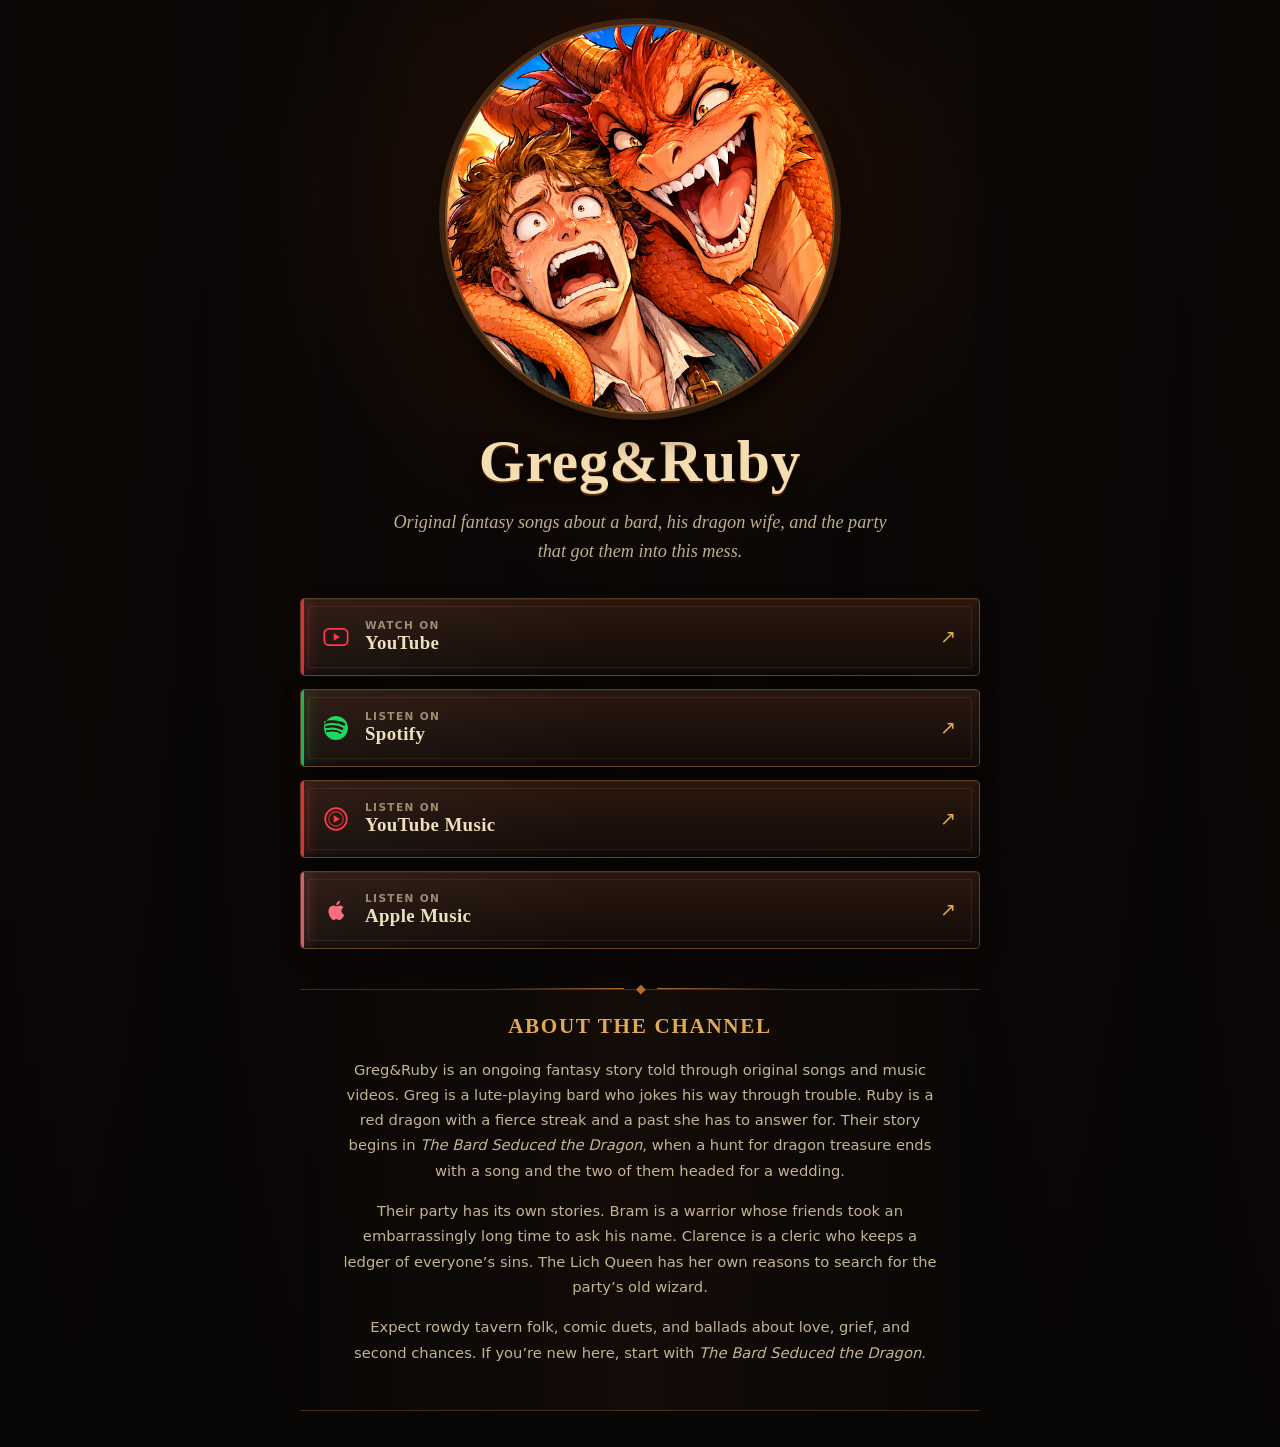
<file: index.html>
<!doctype html>
<html lang="en">
  <head>
    <meta charset="UTF-8" />
    <meta name="viewport" content="width=device-width, initial-scale=1.0" />
    <meta
      name="description"
      content="Original fantasy songs and music videos about Greg the bard, Ruby the red dragon, and their adventuring party."
    />
    <meta name="theme-color" content="#120b08" />
    <meta property="og:title" content="Greg&amp;Ruby" />
    <meta
      property="og:description"
      content="Follow Greg the bard and Ruby the red dragon through original fantasy songs, tavern folk, and heartfelt ballads."
    />
    <meta property="og:image" content="assets/greyken-ruby.png" />
    <meta property="og:type" content="website" />
    <title>Greg&amp;Ruby — Fantasy Music</title>
    <link rel="icon" href="assets/greyken-ruby.png" />
    <link rel="stylesheet" href="styles.css" />
    <script src="visit-notification.js" defer></script>
  </head>
  <body>
    <div class="embers" aria-hidden="true">
      <i></i><i></i><i></i><i></i><i></i><i></i><i></i><i></i>
    </div>

    <main class="page-shell">
      <header class="hero">
        <div class="crest-wrap">
          <div class="fire-glow" aria-hidden="true"></div>
          <img
            class="crest"
            src="assets/greyken-ruby.png"
            width="600"
            height="600"
            alt="Greg recoils as Ruby, a red dragon, grins beside him"
          />
        </div>

        <h1>Greg&amp;Ruby</h1>
        <p class="intro">
          Original fantasy songs about a bard, his dragon wife, and the party that got them into this mess.
        </p>
      </header>

      <nav class="music-links" aria-label="Listen to Greg&amp;Ruby">
        <a
          class="music-link youtube"
          data-service="youtube"
          href="https://www.youtube.com/@gregandruby-n1n"
          target="_blank"
          rel="noopener noreferrer"
        >
          <span class="service-icon" aria-hidden="true">
            <svg viewBox="0 0 24 24" role="img"><rect x="2" y="5" width="20" height="14" rx="4" fill="none" stroke="currentColor" stroke-width="1.5"/><path d="m10 8.8 5.2 3.2-5.2 3.2V8.8Z"/></svg>
          </span>
          <span class="link-copy">
            <span class="link-kicker">Watch on</span>
            <strong>YouTube</strong>
          </span>
          <span class="arrow" aria-hidden="true">↗</span>
        </a>

        <a
          class="music-link spotify"
          data-service="spotify"
          href="https://open.spotify.com/album/6S6rqLDyFdj1yGLYkKocFX"
          target="_blank"
          rel="noopener noreferrer"
        >
          <span class="service-icon" aria-hidden="true">
            <svg viewBox="0 0 24 24" role="img"><path d="M12 1.75A10.25 10.25 0 1 0 12 22.25 10.25 10.25 0 0 0 12 1.75Zm4.7 14.78a.8.8 0 0 1-1.1.26c-3-1.83-6.78-2.24-11.23-1.23a.8.8 0 1 1-.35-1.56c4.87-1.1 9.05-.63 12.42 1.42.38.23.5.73.26 1.1Zm1.47-3.27a1 1 0 0 1-1.38.33c-3.43-2.11-8.66-2.72-12.72-1.49a1 1 0 1 1-.58-1.91c4.64-1.41 10.41-.73 14.35 1.69.47.29.62.91.33 1.38Zm.13-3.41C14.18 7.41 7.39 7.18 3.46 8.37A1.2 1.2 0 1 1 2.76 6.08c4.52-1.37 12.03-1.1 16.76 1.7a1.2 1.2 0 0 1-1.22 2.07Z"/></svg>
          </span>
          <span class="link-copy">
            <span class="link-kicker">Listen on</span>
            <strong>Spotify</strong>
          </span>
          <span class="arrow" aria-hidden="true">↗</span>
        </a>

        <a
          class="music-link youtube"
          data-service="youtube-music"
          href="https://music.youtube.com/channel/UCBR7-QGlJz5lwdS9CEWCoTw"
          target="_blank"
          rel="noopener noreferrer"
        >
          <span class="service-icon" aria-hidden="true">
            <svg viewBox="0 0 24 24" role="img"><circle cx="12" cy="12" r="9.25" fill="none" stroke="currentColor" stroke-width="1.5"/><circle cx="12" cy="12" r="6.2" fill="none" stroke="currentColor" stroke-width="1.2" opacity=".65"/><path d="m10 8.8 5.2 3.2-5.2 3.2V8.8Z"/></svg>
          </span>
          <span class="link-copy">
            <span class="link-kicker">Listen on</span>
            <strong>YouTube Music</strong>
          </span>
          <span class="arrow" aria-hidden="true">↗</span>
        </a>

        <a
          class="music-link apple"
          data-service="apple-music"
          href="https://music.apple.com/us/artist/the-last-daughter/6773109482"
          target="_blank"
          rel="noopener noreferrer"
        >
          <span class="service-icon" aria-hidden="true">
            <svg viewBox="0 0 24 24" role="img"><path d="M16.7 12.7c0-2 1.65-3 1.73-3.04a3.75 3.75 0 0 0-2.95-1.6c-1.25-.13-2.44.73-3.08.73-.65 0-1.65-.71-2.71-.69a4.03 4.03 0 0 0-3.4 2.07c-1.45 2.52-.37 6.25 1.04 8.29.69 1 1.51 2.12 2.59 2.08 1.04-.04 1.43-.67 2.69-.67 1.25 0 1.61.67 2.71.65 1.12-.02 1.83-1 2.51-2  .79-1.15 1.12-2.27 1.14-2.33-.02-.01-2.27-.87-2.27-3.48ZM14.66 6.74a3.58 3.58 0 0 0 .84-2.59 3.64 3.64 0 0 0-2.4 1.23 3.4 3.4 0 0 0-.86 2.5 3 3 0 0 0 2.42-1.14Z"/></svg>
          </span>
          <span class="link-copy">
            <span class="link-kicker">Listen on</span>
            <strong>Apple Music</strong>
          </span>
          <span class="arrow" aria-hidden="true">↗</span>
        </a>
      </nav>

      <section class="about" aria-labelledby="about-title">
        <div class="ornament" aria-hidden="true"><span></span><b>◆</b><span></span></div>
        <h2 id="about-title">About the Channel</h2>
        <p>
          Greg&amp;Ruby is an ongoing fantasy story told through original songs and music videos.
          Greg is a lute-playing bard who jokes his way through trouble. Ruby is a red dragon
          with a fierce streak and a past she has to answer for. Their story begins in
          <em>The Bard Seduced the Dragon</em>, when a hunt for dragon treasure ends with a song
          and the two of them headed for a wedding.
        </p>
        <p>
          Their party has its own stories. Bram is a warrior whose friends took an embarrassingly
          long time to ask his name. Clarence is a cleric who keeps a ledger of everyone’s sins.
          The Lich Queen has her own reasons to search for the party’s old wizard.
        </p>
        <p>
          Expect rowdy tavern folk, comic duets, and ballads about love, grief, and second chances.
          If you’re new here, start with <em>The Bard Seduced the Dragon</em>.
        </p>
      </section>
    </main>
  </body>
</html>
</file>
<file: styles.css>
:root {
  --night: #080605;
  --wood: #160d09;
  --wood-light: #24130d;
  --parchment: #efe0bd;
  --muted: #bfae8d;
  --copper: #b56c2c;
  --gold: #dfaa55;
  --ember: #ed5a20;
  --line: rgba(215, 152, 72, 0.28);
}

* {
  box-sizing: border-box;
}

html {
  color-scheme: dark;
  background: var(--night);
}

body {
  min-width: 320px;
  min-height: 100vh;
  margin: 0;
  color: var(--parchment);
  font-family: Georgia, "Times New Roman", serif;
  background:
    radial-gradient(circle at 50% 14%, rgba(166, 52, 13, 0.2), transparent 24rem),
    linear-gradient(rgba(8, 6, 5, 0.78), rgba(8, 6, 5, 0.96)),
    repeating-linear-gradient(91deg, #100907 0, #170d09 8%, #0d0806 16%, #1b0f0a 25%);
  overflow-x: hidden;
}

body::before {
  position: fixed;
  inset: 0;
  z-index: -1;
  content: "";
  opacity: 0.38;
  background-image:
    linear-gradient(90deg, transparent 49.7%, rgba(255, 255, 255, 0.025) 50%, transparent 50.3%),
    radial-gradient(circle at 20% 50%, rgba(255, 255, 255, 0.025) 0 1px, transparent 1.5px);
  background-size: 11rem 100%, 6px 6px;
  pointer-events: none;
}

.page-shell {
  width: min(100% - 32px, 680px);
  margin-inline: auto;
  padding: 32px 0 36px;
}

.hero {
  text-align: center;
}

.crest-wrap {
  position: relative;
  width: min(88vw, 390px);
  margin: -8px auto 18px;
}

.fire-glow {
  position: absolute;
  inset: 25% 24% 19%;
  border-radius: 50%;
  background: rgba(235, 74, 16, 0.38);
  filter: blur(40px);
  animation: hearth-glow 4.2s ease-in-out infinite;
}

.crest {
  position: relative;
  display: block;
  width: 100%;
  height: auto;
  border: 2px solid rgba(205, 133, 55, 0.58);
  border-radius: 50%;
  background: #000;
  box-shadow:
    0 0 0 5px rgba(66, 35, 17, 0.62),
    0 0 0 6px rgba(219, 151, 67, 0.2),
    0 18px 30px rgba(0, 0, 0, 0.72);
}

h1 {
  margin: 0;
  color: #f4ddb0;
  font-size: clamp(2.15rem, 8vw, 3.7rem);
  font-weight: 600;
  letter-spacing: 0.015em;
  line-height: 1;
  text-shadow: 0 2px 0 #4d240c, 0 6px 16px rgba(0, 0, 0, 0.88);
}

.intro {
  max-width: 520px;
  margin: 17px auto 0;
  color: var(--muted);
  font-size: clamp(1rem, 3.4vw, 1.14rem);
  font-style: italic;
  line-height: 1.6;
}

.music-links {
  display: grid;
  gap: 13px;
  margin-top: 31px;
}

.music-link {
  --brand: var(--gold);
  position: relative;
  display: grid;
  grid-template-columns: 48px 1fr 30px;
  align-items: center;
  min-height: 78px;
  padding: 11px 16px;
  overflow: hidden;
  color: var(--parchment);
  text-align: left;
  text-decoration: none;
  border: 1px solid rgba(218, 159, 76, 0.32);
  border-radius: 5px;
  background:
    linear-gradient(100deg, rgba(255, 255, 255, 0.035), transparent 44%),
    linear-gradient(180deg, rgba(43, 24, 15, 0.98), rgba(19, 11, 8, 0.98));
  box-shadow:
    inset 0 1px rgba(255, 235, 190, 0.06),
    inset 0 -2px 5px rgba(0, 0, 0, 0.38),
    0 8px 22px rgba(0, 0, 0, 0.24);
  transition: transform 180ms ease, border-color 180ms ease, box-shadow 180ms ease;
}

.music-link::before {
  position: absolute;
  inset: 7px;
  content: "";
  border: 1px solid rgba(214, 151, 71, 0.12);
  border-radius: 2px;
  pointer-events: none;
}

.music-link::after {
  position: absolute;
  inset: 0 auto 0 0;
  width: 3px;
  content: "";
  background: var(--brand);
  box-shadow: 0 0 16px var(--brand);
  opacity: 0.82;
}

.music-link:hover {
  z-index: 1;
  border-color: color-mix(in srgb, var(--brand) 60%, var(--gold));
  box-shadow: 0 12px 28px rgba(0, 0, 0, 0.38), 0 0 28px color-mix(in srgb, var(--brand) 12%, transparent);
  transform: translateY(-3px);
}

.music-link:focus-visible {
  outline: 3px solid var(--gold);
  outline-offset: 4px;
}

.spotify { --brand: #1ed760; }
.youtube { --brand: #ff3948; }
.apple { --brand: #fc6d81; }

.service-icon {
  display: grid;
  width: 38px;
  height: 38px;
  color: var(--brand);
  place-items: center;
}

.service-icon svg {
  width: 28px;
  height: 28px;
  fill: currentColor;
}

.link-copy {
  display: grid;
  gap: 1px;
}

.link-kicker {
  color: #9e8b71;
  font-family: ui-sans-serif, system-ui, -apple-system, BlinkMacSystemFont, "Segoe UI", sans-serif;
  font-size: 0.66rem;
  font-weight: 600;
  letter-spacing: 0.13em;
  text-transform: uppercase;
}

.link-copy strong {
  font-size: 1.18rem;
  font-weight: 600;
  letter-spacing: 0.02em;
}

.arrow {
  color: var(--gold);
  font-family: ui-sans-serif, system-ui, sans-serif;
  font-size: 1.2rem;
  text-align: center;
  transition: transform 180ms ease;
}

.music-link:hover .arrow {
  transform: translate(2px, -2px);
}

.about {
  margin-top: 40px;
  padding: 28px clamp(20px, 5vw, 42px) 30px;
  text-align: center;
  border-block: 1px solid var(--line);
  background: linear-gradient(90deg, transparent, rgba(75, 39, 19, 0.16), transparent);
}

.ornament {
  display: grid;
  grid-template-columns: 1fr auto 1fr;
  align-items: center;
  gap: 12px;
  width: min(100%, 300px);
  margin: -36px auto 18px;
  color: var(--copper);
}

.ornament span {
  height: 1px;
  background: linear-gradient(90deg, transparent, var(--copper));
}

.ornament span:last-child {
  background: linear-gradient(90deg, var(--copper), transparent);
}

.ornament b {
  font-size: 0.72rem;
}

h2 {
  margin: 0 0 18px;
  color: var(--gold);
  font-size: 1.32rem;
  font-weight: 600;
  letter-spacing: 0.08em;
  text-transform: uppercase;
}

.about p {
  margin: 0 0 15px;
  color: #c4b393;
  font-family: ui-sans-serif, system-ui, -apple-system, BlinkMacSystemFont, "Segoe UI", sans-serif;
  font-size: 0.92rem;
  line-height: 1.72;
}

.embers {
  position: fixed;
  inset: 0;
  z-index: -1;
  overflow: hidden;
  pointer-events: none;
}

.embers i {
  position: absolute;
  bottom: -20px;
  left: 50%;
  width: 3px;
  height: 3px;
  border-radius: 50%;
  background: #ff7b32;
  box-shadow: 0 0 8px #ff4d12;
  opacity: 0;
  animation: ember-rise 9s linear infinite;
}

.embers i:nth-child(2) { left: 18%; animation-delay: -2s; animation-duration: 12s; }
.embers i:nth-child(3) { left: 29%; animation-delay: -6s; animation-duration: 10s; }
.embers i:nth-child(4) { left: 42%; animation-delay: -4s; animation-duration: 13s; }
.embers i:nth-child(5) { left: 61%; animation-delay: -7s; animation-duration: 11s; }
.embers i:nth-child(6) { left: 73%; animation-delay: -3s; animation-duration: 14s; }
.embers i:nth-child(7) { left: 84%; animation-delay: -8s; animation-duration: 12s; }
.embers i:nth-child(8) { left: 93%; animation-delay: -5s; animation-duration: 15s; }

@keyframes hearth-glow {
  0%, 100% { opacity: 0.55; transform: scale(0.96); }
  50% { opacity: 0.9; transform: scale(1.05); }
}

@keyframes ember-rise {
  0% { opacity: 0; transform: translate3d(0, 0, 0) scale(0.6); }
  10% { opacity: 0.75; }
  75% { opacity: 0.22; }
  100% { opacity: 0; transform: translate3d(30px, -90vh, 0) scale(1.2); }
}

@media (max-width: 480px) {
  .page-shell {
    width: min(100% - 24px, 680px);
    padding-top: 20px;
  }

  .crest-wrap {
    margin-top: -16px;
    margin-bottom: 16px;
  }

  .music-link {
    grid-template-columns: 44px 1fr 26px;
    min-height: 74px;
    padding-inline: 13px;
  }

  .about {
    padding-inline: 11px;
  }
}

@media (prefers-reduced-motion: reduce) {
  *, *::before, *::after {
    scroll-behavior: auto !important;
    animation-duration: 0.01ms !important;
    animation-iteration-count: 1 !important;
    transition-duration: 0.01ms !important;
  }
}
</file>
